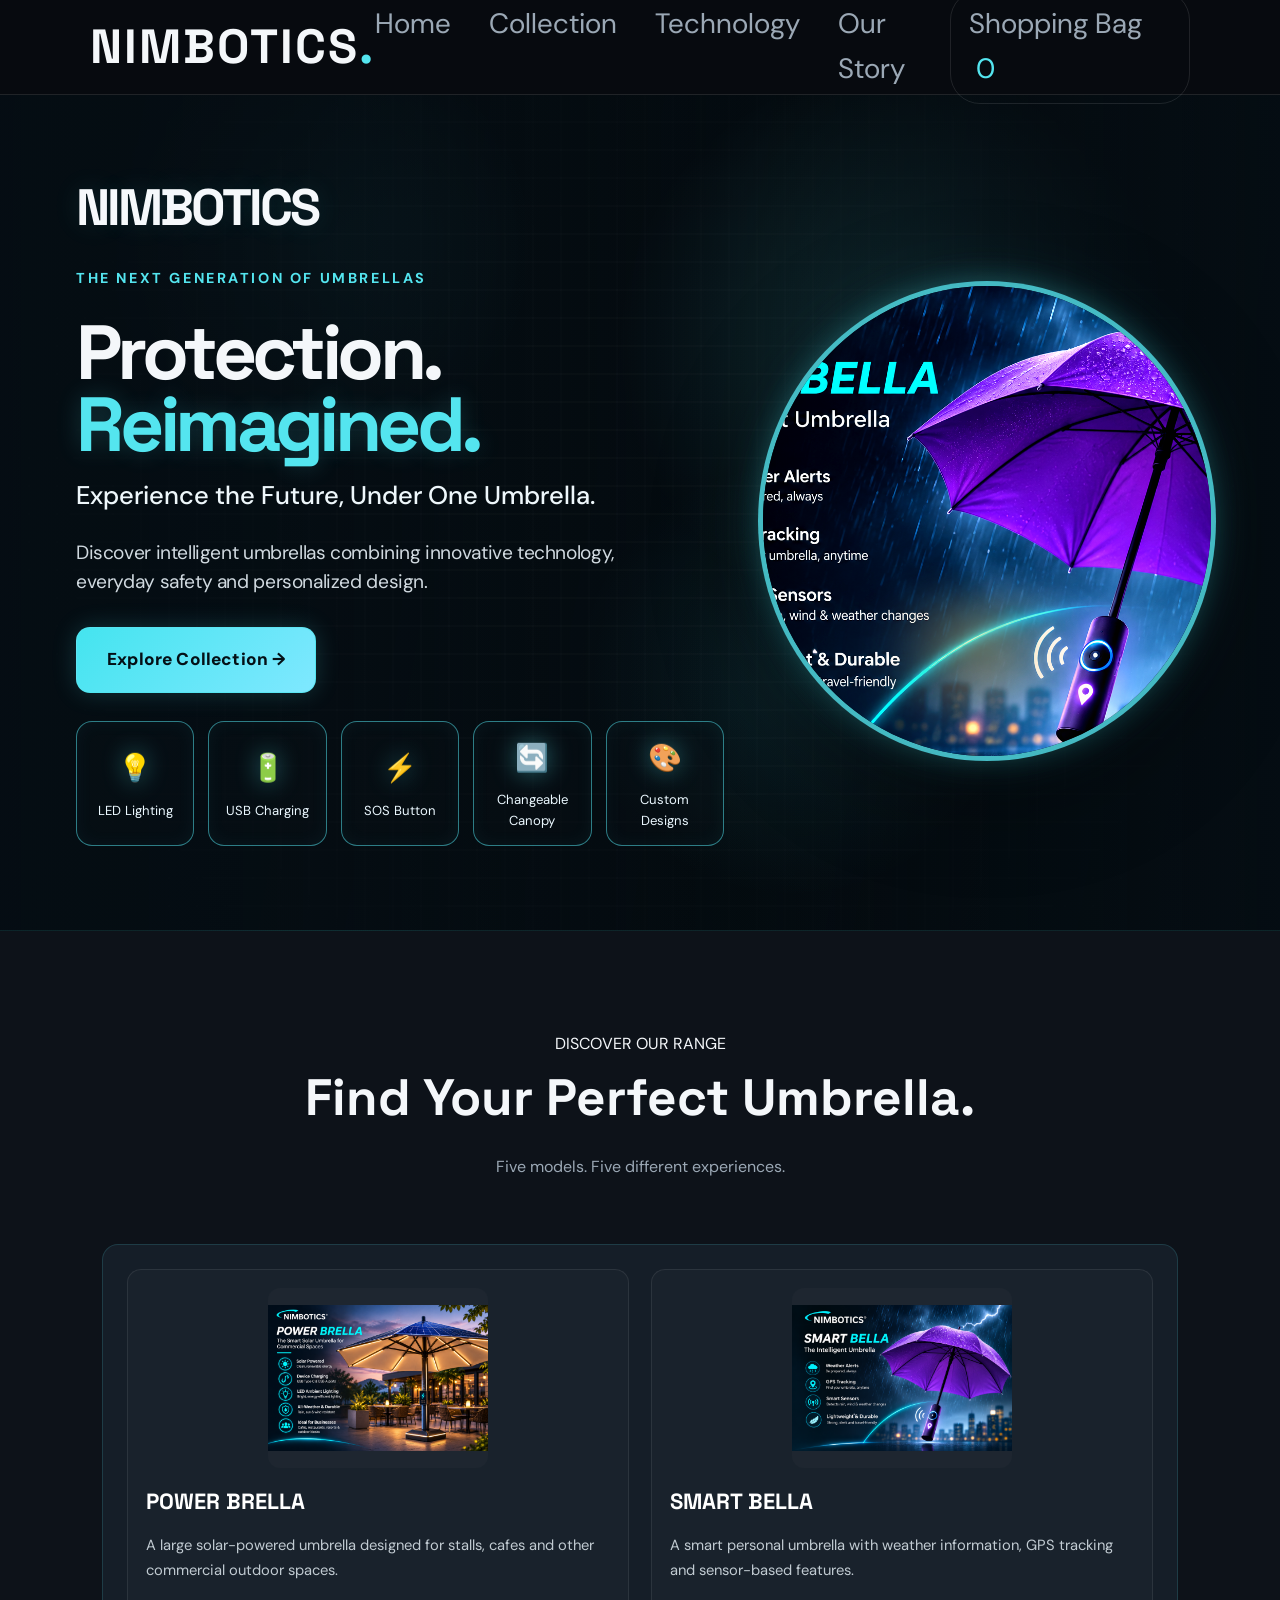
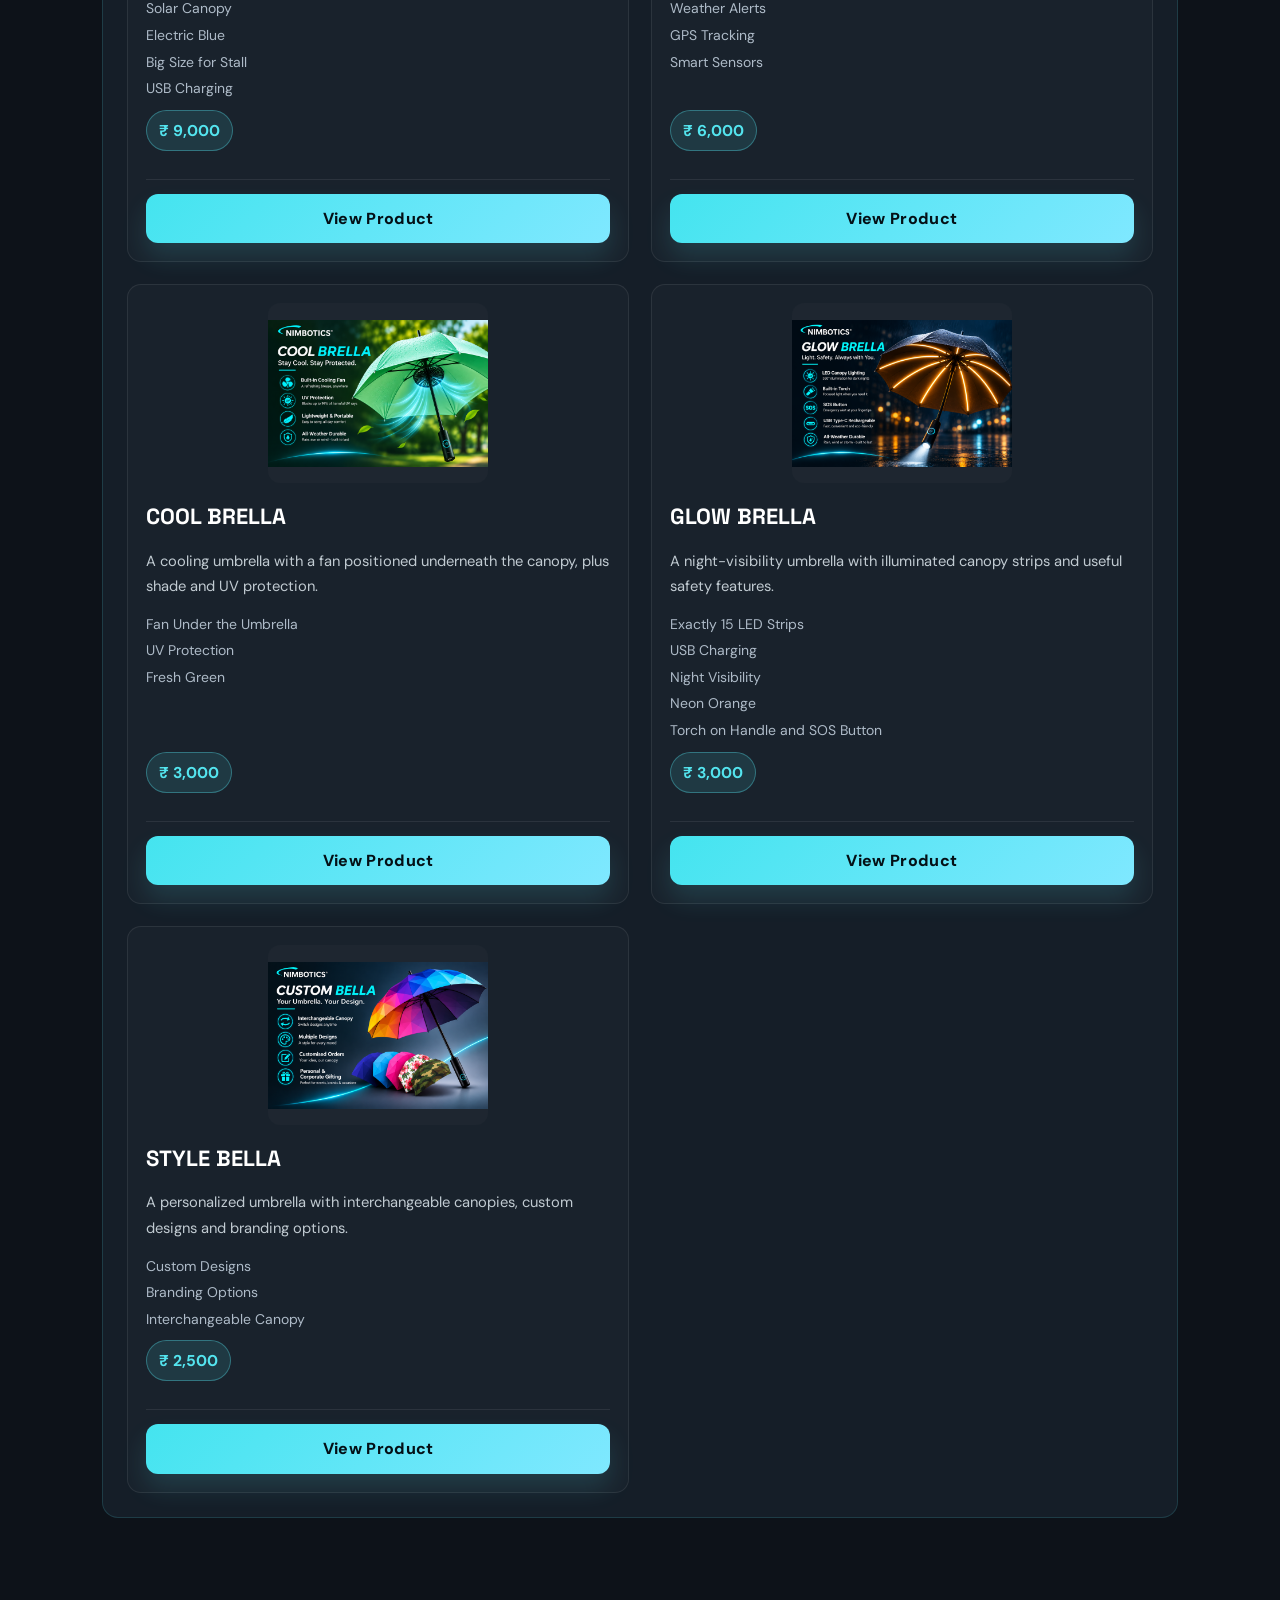
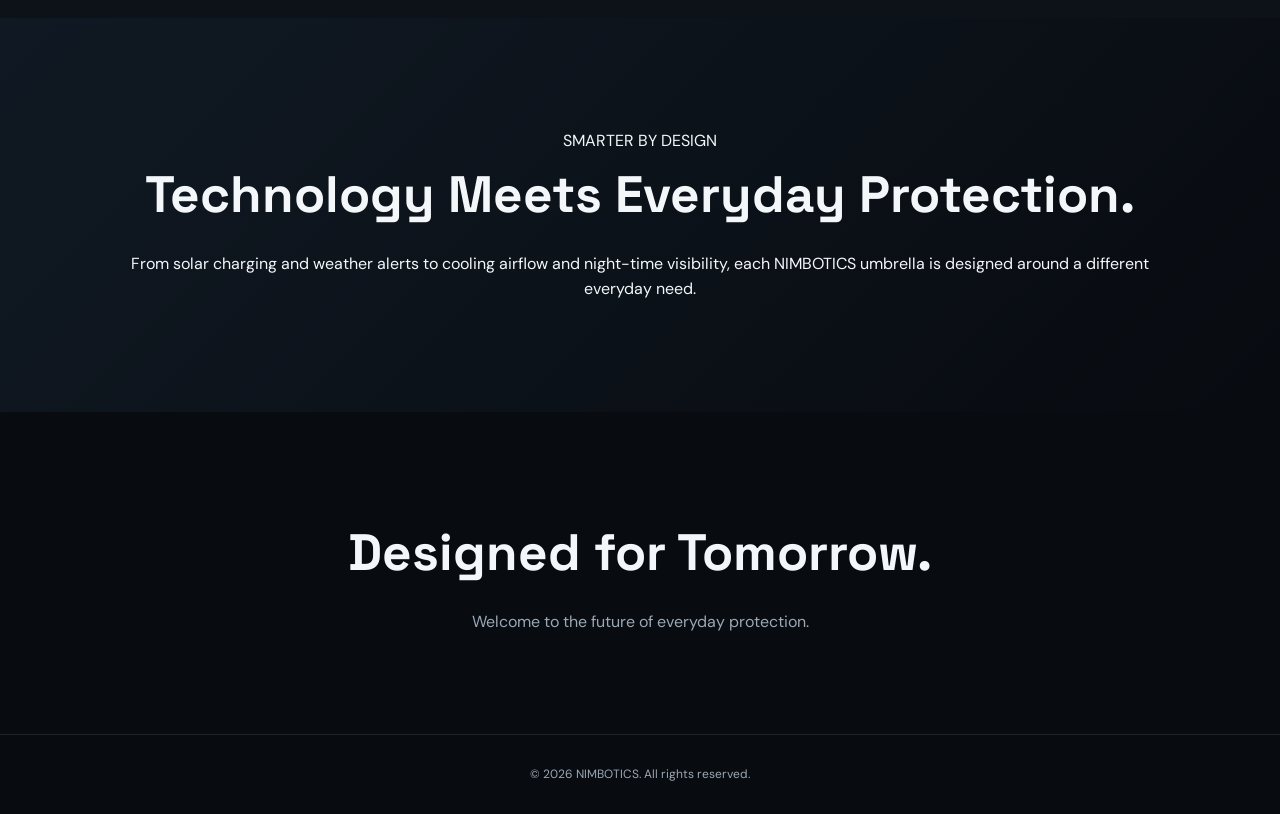
<file: index.html>
<!DOCTYPE html>
<html lang="en">
<head>
    <meta charset="UTF-8">
    <meta name="viewport" content="width=device-width, initial-scale=1.0">
    <title>NIMBOTICS | Smart Umbrellas</title>
    <meta name="description" content="Discover NIMBOTICS smart umbrellas for comfort, safety and personal style.">
    <link rel="stylesheet" href="style.css">
</head>
<body>
    <header class="navbar">
        <a href="index.html" class="logo">NIMBOTICS<span>.</span></a>

        <nav aria-label="Main navigation">
            <a href="#home">Home</a>
            <a href="#collection">Collection</a>
            <a href="#technology">Technology</a>
            <a href="#about">Our Story</a>
        </nav>

        <a href="cart.html" class="cart-link">
            Shopping Bag <span id="cart-count">0</span>
        </a>
    </header>

    <main>
        <section class="hero" id="home">
            <div class="hero-content">
                <div class="brand-mark" aria-label="NIMBOTICS brand">
                    <span class="brand-word">NIMBOTICS</span>
                </div>

                <p class="eyebrow">THE NEXT GENERATION OF UMBRELLAS</p>

                <h1>
                    Protection.<br>
                    <span>Reimagined.</span>
                </h1>

                <p class="hero-tagline">Experience the Future, Under One Umbrella.</p>

                <p class="hero-description">
                    Discover intelligent umbrellas combining innovative technology,
                    everyday safety and personalized design.
                </p>

                <div class="hero-actions">
                    <a href="#collection" class="primary-button">Explore Collection →</a>
                </div>

                <div class="feature-row">
                    <div class="feature-pill">
                        <span class="feature-icon" aria-hidden="true">💡</span>
                        <span>LED Lighting</span>
                    </div>
                    <div class="feature-pill">
                        <span class="feature-icon" aria-hidden="true">🔋</span>
                        <span>USB Charging</span>
                    </div>
                    <div class="feature-pill">
                        <span class="feature-icon" aria-hidden="true">⚡</span>
                        <span>SOS Button</span>
                    </div>
                    <div class="feature-pill">
                        <span class="feature-icon" aria-hidden="true">🔄</span>
                        <span>Changeable Canopy</span>
                    </div>
                    <div class="feature-pill">
                        <span class="feature-icon" aria-hidden="true">🎨</span>
                        <span>Custom Designs</span>
                    </div>
                </div>
            </div>

            <div class="hero-product" aria-label="Smart Bella umbrella showcase">
                <div class="product-glow"></div>
                <div class="hero-product-card">
                    <img
                        src="images/products/smart-bella.png"
                        alt="NIMBOTICS Smart Bella umbrella"
                    >
                </div>
            </div>
        </section>

        <section class="collection" id="collection">
            <p class="eyebrow">DISCOVER OUR RANGE</p>
            <h2>Find Your Perfect Umbrella.</h2>
            <p>Five models. Five different experiences.</p>

            <div class="product-lineup">
                <article class="product-option" data-product="Power Brella" data-price="9000">
                    <a class="product-visual-link"
                       href="product.html?product=Power%20Brella"
                       aria-label="View Power Brella details">
                        <img src="images/products/power-brella.png"
                             alt="Power Brella large solar canopy umbrella">
                    </a>
                    <div class="product-info">
                        <h3><a href="product.html?product=Power%20Brella">Power Brella</a></h3>
                        <p class="product-intro">
                            A large solar-powered umbrella designed for stalls, cafes
                            and other commercial outdoor spaces.
                        </p>
                        <ul>
                            <li>Solar Canopy</li>
                            <li>Electric Blue</li>
                            <li>Big Size for Stall</li>
                            <li>USB Charging</li>
                        </ul>
                    </div>
                    <div class="price-tag">₹ 9,000</div>
                    <div class="product-actions">
                        <a class="view-product-btn"
                           href="product.html?product=Power%20Brella">View Product</a>
                    </div>
                </article>

                <article class="product-option" data-product="Smart Bella" data-price="6000">
                    <a class="product-visual-link"
                       href="product.html?product=Smart%20Bella"
                       aria-label="View Smart Bella details">
                        <img src="images/products/smart-bella.png"
                             alt="Smart Bella umbrella">
                    </a>
                    <div class="product-info">
                        <h3><a href="product.html?product=Smart%20Bella">Smart Bella</a></h3>
                        <p class="product-intro">
                            A smart personal umbrella with weather information,
                            GPS tracking and sensor-based features.
                        </p>
                        <ul>
                            <li>Weather Alerts</li>
                            <li>GPS Tracking</li>
                            <li>Smart Sensors</li>
                        </ul>
                    </div>
                    <div class="price-tag">₹ 6,000</div>
                    <div class="product-actions">
                        <a class="view-product-btn"
                           href="product.html?product=Smart%20Bella">View Product</a>
                    </div>
                </article>

                <article class="product-option" data-product="Cool Brella" data-price="3000">
                    <a class="product-visual-link"
                       href="product.html?product=Cool%20Brella"
                       aria-label="View Cool Brella details">
                        <img src="images/products/cool-brella.png"
                             alt="Cool Brella umbrella">
                    </a>
                    <div class="product-info">
                        <h3><a href="product.html?product=Cool%20Brella">Cool Brella</a></h3>
                        <p class="product-intro">
                            A cooling umbrella with a fan positioned underneath the
                            canopy, plus shade and UV protection.
                        </p>
                        <ul>
                            <li>Fan Under the Umbrella</li>
                            <li>UV Protection</li>
                            <li>Fresh Green</li>
                        </ul>
                    </div>
                    <div class="price-tag">₹ 3,000</div>
                    <div class="product-actions">
                        <a class="view-product-btn"
                           href="product.html?product=Cool%20Brella">View Product</a>
                    </div>
                </article>

                <article class="product-option" data-product="Glow Brella" data-price="3000">
                    <a class="product-visual-link"
                       href="product.html?product=Glow%20Brella"
                       aria-label="View Glow Brella details">
                        <img src="images/products/glow-brella.png"
                             alt="Glow Brella illuminated umbrella">
                    </a>
                    <div class="product-info">
                        <h3><a href="product.html?product=Glow%20Brella">Glow Brella</a></h3>
                        <p class="product-intro">
                            A night-visibility umbrella with illuminated canopy strips
                            and useful safety features.
                        </p>
                        <ul>
                            <li>Exactly 15 LED Strips</li>
                            <li>USB Charging</li>
                            <li>Night Visibility</li>
                            <li>Neon Orange</li>
                            <li>Torch on Handle and SOS Button</li>
                        </ul>
                    </div>
                    <div class="price-tag">₹ 3,000</div>
                    <div class="product-actions">
                        <a class="view-product-btn"
                           href="product.html?product=Glow%20Brella">View Product</a>
                    </div>
                </article>

                <article class="product-option" data-product="Style Bella" data-price="2500">
                    <a class="product-visual-link"
                       href="product.html?product=Style%20Bella"
                       aria-label="View Style Bella details">
                        <img src="images/products/custom-bella.png"
                             alt="Style Bella customizable umbrella">
                    </a>
                    <div class="product-info">
                        <h3><a href="product.html?product=Style%20Bella">Style Bella</a></h3>
                        <p class="product-intro">
                            A personalized umbrella with interchangeable canopies,
                            custom designs and branding options.
                        </p>
                        <ul>
                            <li>Custom Designs</li>
                            <li>Branding Options</li>
                            <li>Interchangeable Canopy</li>
                        </ul>
                    </div>
                    <div class="price-tag">₹ 2,500</div>
                    <div class="product-actions">
                        <a class="view-product-btn"
                           href="product.html?product=Style%20Bella">View Product</a>
                    </div>
                </article>
            </div>
        </section>

        <section class="technology" id="technology">
            <p class="eyebrow">SMARTER BY DESIGN</p>
            <h2>Technology Meets Everyday Protection.</h2>
            <p>
                From solar charging and weather alerts to cooling airflow and
                night-time visibility, each NIMBOTICS umbrella is designed around
                a different everyday need.
            </p>
        </section>

        <section class="about" id="about">
            <h2>Designed for Tomorrow.</h2>
            <p>Welcome to the future of everyday protection.</p>
        </section>
    </main>

    <footer>
        <p>© 2026 NIMBOTICS. All rights reserved.</p>
    </footer>

    <script src="script.js"></script>
</body>
</html>
</file>
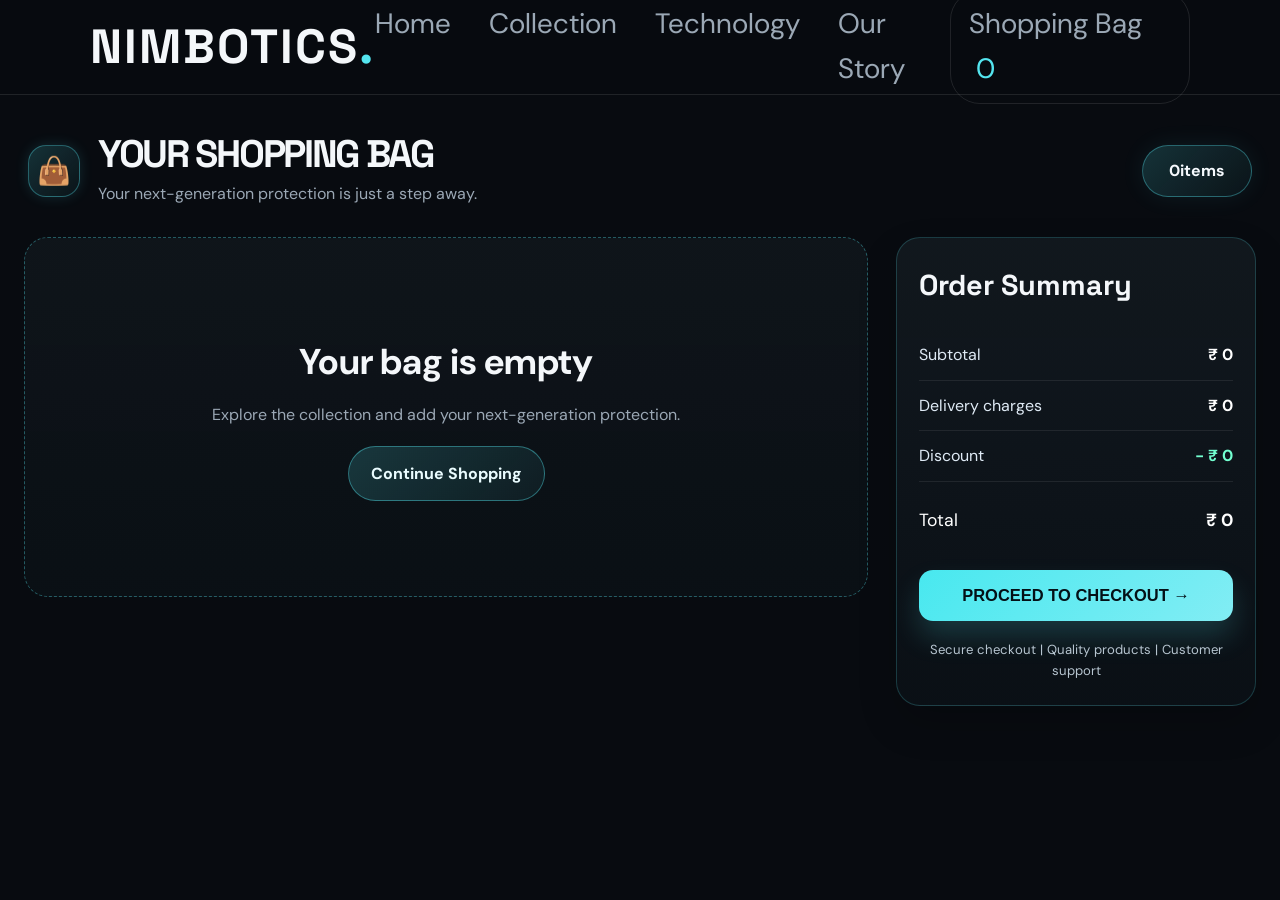
<file: cart.html>
<!DOCTYPE html>
<html lang="en">
<head>
    <meta charset="UTF-8">
    <meta name="viewport" content="width=device-width, initial-scale=1.0">
    <title>NIMBOTICS | Shopping Bag</title>
    <meta name="description" content="Your NIMBOTICS shopping bag">
    <link rel="stylesheet" href="style.css">
</head>
<body>
    <header class="navbar">
        <a href="index.html" class="logo">NIMBOTICS<span>.</span></a>

        <nav>
            <a href="index.html#home">Home</a>
            <a href="index.html#collection">Collection</a>
            <a href="index.html#technology">Technology</a>
            <a href="index.html#about">Our Story</a>
        </nav>

        <a href="cart.html" class="cart-link">
            Shopping Bag <span id="cart-count">0</span>
        </a>
    </header>

    <main class="bag-container">
        <div class="cart-header-row">
            <div class="section-heading-wrap">
                <div class="bag-title-icon" aria-hidden="true">👜</div>
                <div>
                    <h1>YOUR SHOPPING BAG</h1>
                    <p class="cart-subtitle">Your next-generation protection is just a step away.</p>
                </div>
            </div>
            <div class="item-pill">
                <span id="header-item-total">0</span> items
            </div>
        </div>

        <div class="cart-layout">
            <section id="bag-items" class="bag-items" aria-live="polite"></section>

            <aside class="order-summary">
                <h2>Order Summary</h2>

                <div class="summary-row">
                    <span>Subtotal</span>
                    <strong id="subtotal">₹ 0</strong>
                </div>

                <div class="summary-row">
                    <span>Delivery charges</span>
                    <strong id="delivery">₹ 0</strong>
                </div>

                <div class="summary-row discount-row">
                    <span>Discount</span>
                    <strong id="discount">- ₹ 0</strong>
                </div>

                <div class="summary-total">
                    <span>Total</span>
                    <strong id="total-price">₹ 0</strong>
                </div>

                <button class="checkout-btn" type="button">PROCEED TO CHECKOUT →</button>
                <p class="checkout-note">Secure checkout | Quality products | Customer support</p>
            </aside>
        </div>
    </main>

    <script src="script.js"></script>
</body>
</html>
</file>
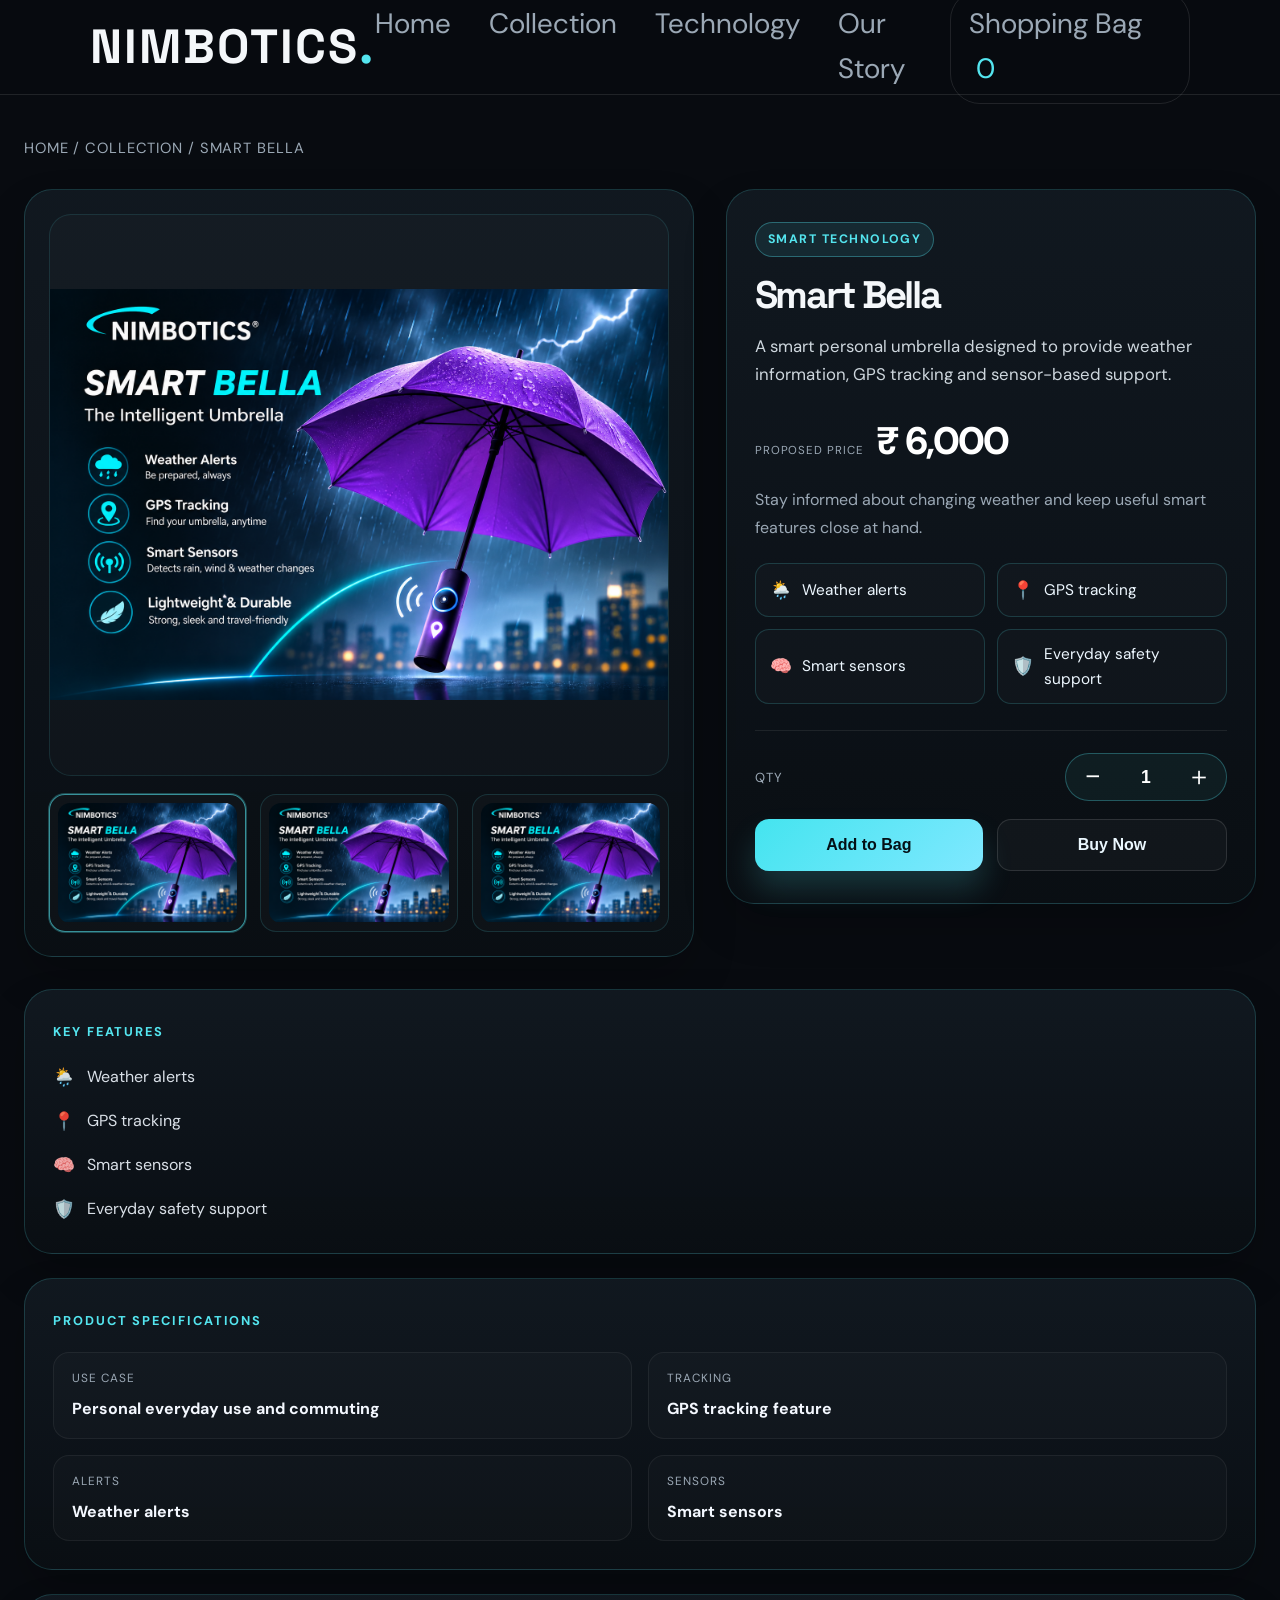
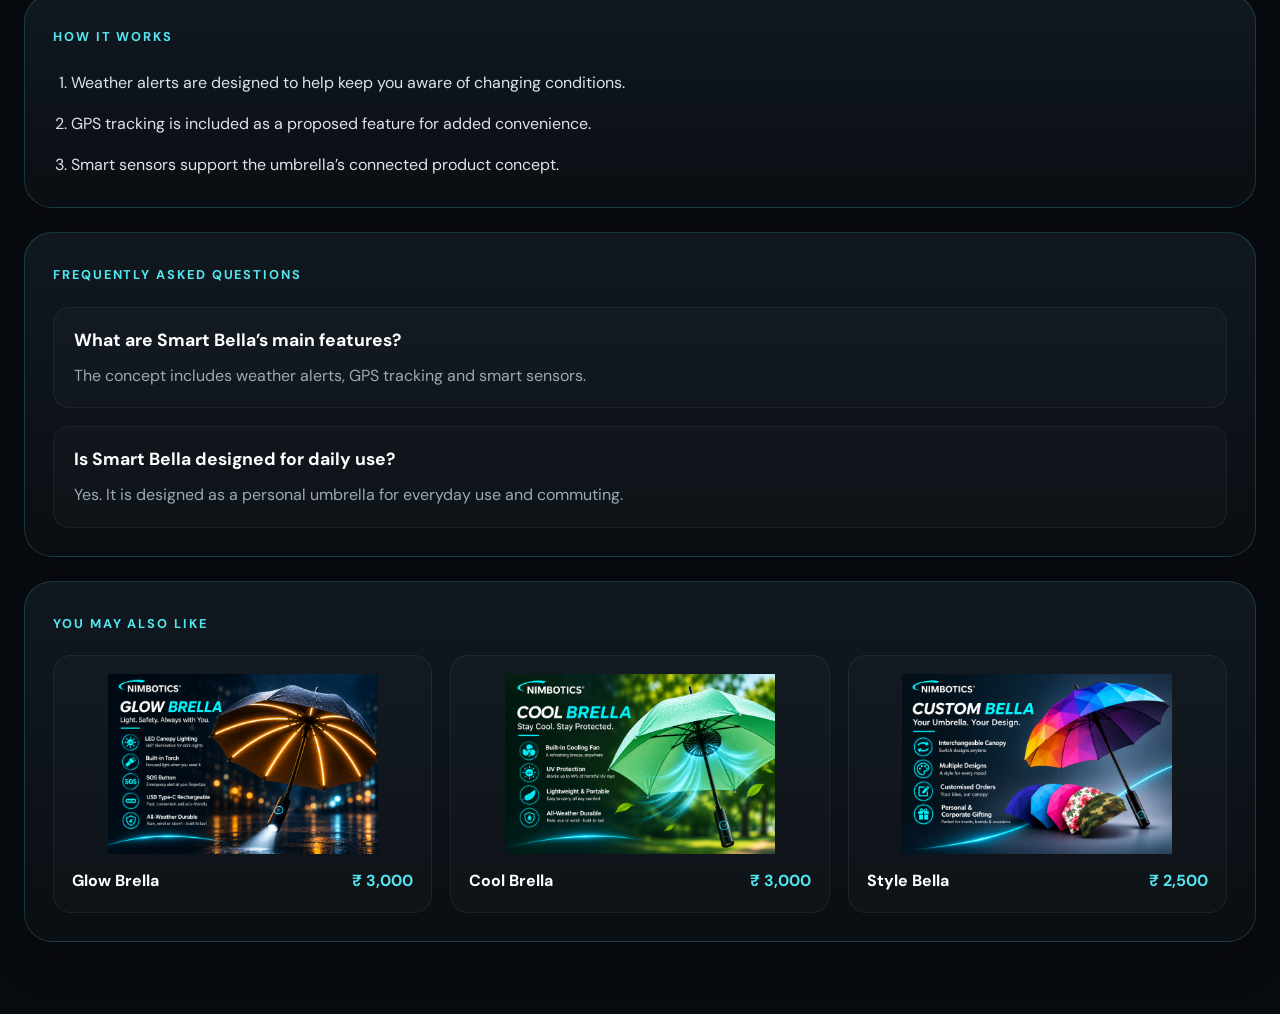
<file: product.html>
<!DOCTYPE html>
<html lang="en">
<head>
    <meta charset="UTF-8">
    <meta name="viewport" content="width=device-width, initial-scale=1.0">
    <title>NIMBOTICS | Product Details</title>
    <meta name="description" content="NIMBOTICS product details and premium smart umbrella information.">
    <link rel="stylesheet" href="style.css">
</head>
<body class="product-detail-page">
    <header class="navbar">
        <a href="index.html" class="logo">NIMBOTICS<span>.</span></a>

        <nav>
            <a href="index.html#home">Home</a>
            <a href="index.html#collection">Collection</a>
            <a href="index.html#technology">Technology</a>
            <a href="index.html#about">Our Story</a>
        </nav>

        <a href="cart.html" class="cart-link">
            Shopping Bag <span id="cart-count">0</span>
        </a>
    </header>

    <main class="product-page-shell">
        <div class="breadcrumbs">Home / Collection / <span id="current-product">Product</span></div>

        <section class="product-detail-layout" id="product-detail-root" aria-live="polite"></section>

        <section class="product-detail-sections" id="product-detail-sections" aria-live="polite"></section>
    </main>

    <script src="script.js"></script>
</body>
</html>
</file>
<file: style.css>
/* =================================
   NIMBOTICS - GLOBAL DESIGN
================================= */

@import url('https://fonts.googleapis.com/css2?family=DM+Sans:wght@400;500;600;700&family=Space+Grotesk:wght@400;500;600;700&display=swap');

:root {
    --background: #080b10;
    --surface: #111720;
    --surface-light: #19232e;
    --text: #f4f7fa;
    --muted: #9ba8b5;
    --accent: #54e5ef;
    --border: rgba(255,255,255,0.10);
}

* {
    margin: 0;
    padding: 0;
    box-sizing: border-box;
}

html {
    scroll-behavior: smooth;
}

body {
    background: var(--background);
    color: var(--text);
    font-family: 'DM Sans', sans-serif;
    line-height: 1.6;
}

a {
    color: inherit;
    text-decoration: none;
}

/* NAVIGATION */

.navbar {
    position: sticky;
    top: 0;
    z-index: 1000;
    height: 95px;
    padding: 0 7%;
    display: flex;
    align-items: center;
    justify-content: space-between;
    border-bottom: 1px solid var(--border);
    background: rgba(8,11,16,0.95);
    backdrop-filter: blur(10px);
}

.logo {
    font-family: 'Space Grotesk', sans-serif;
    font-size: 48px;
    font-weight: 700;
    letter-spacing: 2px;
}

.logo span {
    color: var(--accent);
}

.navbar nav {
    display: flex;
    gap: 38px;
}

.navbar nav a,
.cart-link {
    font-size: 28px;
    color: var(--muted);
    transition: color 0.3s;
}

.navbar nav a:hover,
.cart-link:hover {
    color: var(--accent);
}

.cart-link {
    border: 1px solid var(--border);
    padding: 11px 18px;
    border-radius: 30px;
}

#cart-count {
    color: var(--accent);
    margin-left: 7px;
}

/* HERO SECTION */

.hero {
    min-height: 760px;
    padding: 72px 5% 56px;
    display: flex;
    align-items: center;
    justify-content: space-between;
    gap: 34px;
    background:
        radial-gradient(circle at 25% 18%, rgba(67, 215, 233, 0.15), transparent 18%),
        radial-gradient(circle at 62% 70%, rgba(67, 215, 233, 0.12), transparent 22%),
        linear-gradient(100deg, rgba(2, 10, 14, 0.96), rgba(2, 10, 14, 0.7) 50%, rgba(2, 10, 14, 0.9));
    position: relative;
    overflow: hidden;
    border-bottom: 1px solid rgba(84, 229, 239, 0.12);
}

.hero::before {
    content: "";
    position: absolute;
    inset: 0;
    background:
        linear-gradient(90deg, rgba(5, 13, 19, 0.96) 0%, rgba(5, 13, 19, 0.82) 24%, rgba(5, 13, 19, 0.18) 58%, rgba(5, 13, 19, 0.88) 100%),
        radial-gradient(circle at 70% 30%, rgba(90, 232, 240, 0.18), transparent 26%);
    pointer-events: none;
}

.hero::after {
    content: "";
    position: absolute;
    inset: 0;
    background-image: linear-gradient(0deg, transparent 0%, rgba(255,255,255,0.18) 1px, transparent 2px),
        linear-gradient(90deg, transparent 0%, rgba(255,255,255,0.12) 1px, transparent 2px);
    background-size: 28px 28px;
    mask-image: radial-gradient(circle at center, black 25%, transparent 90%);
    opacity: 0.18;
    pointer-events: none;
}

.hero-content,
.hero-product {
    position: relative;
    z-index: 1;
}

.hero-content {
    max-width: 660px;
    padding-left: 12px;
}

.brand-mark {
    margin-bottom: 18px;
}

.brand-word {
    font-family: 'Space Grotesk', sans-serif;
    font-size: clamp(3rem, 4vw, 5.2rem);
    font-weight: 700;
    letter-spacing: -3px;
    color: #f5f8fb;
    text-shadow: 0 0 28px rgba(84, 229, 239, 0.12);
}

.hero-tagline {
    font-size: clamp(1.5rem, 2vw, 2.5rem);
    font-weight: 500;
    color: #eef7fb;
    margin: 8px 0 22px;
}

.hero .eyebrow {
    color: var(--accent);
    font-size: 0.9rem;
    font-weight: 700;
    letter-spacing: 0.18em;
    margin-bottom: 26px;
}

.hero h1 {
    font-family: 'Space Grotesk', sans-serif;
    font-size: clamp(4rem, 6vw, 7.5rem);
    line-height: 0.94;
    letter-spacing: -0.06em;
    margin-bottom: 16px;
    text-transform: none;
    font-weight: 700;
}

.hero h1 span {
    color: var(--accent);
    text-shadow: 0 0 24px rgba(84, 229, 239, 0.2);
}

.hero-description {
    color: rgba(231, 240, 246, 0.9);
    max-width: 620px;
    margin: 0 0 30px;
    font-size: clamp(1.16rem, 1.5vw, 1.5rem);
    line-height: 1.5;
    letter-spacing: -0.02em;
}

.hero-actions {
    margin-bottom: 28px;
}

.primary-button {
    display: inline-block;
    background: linear-gradient(135deg, #44e4ef, #7fe8ff);
    color: #041016;
    border: 1px solid rgba(84, 229, 239, 0.7);
    padding: 18px 30px;
    border-radius: 14px;
    font-weight: 800;
    font-size: 1.08rem;
    letter-spacing: 0.01em;
    transition: transform 0.2s ease, box-shadow 0.2s ease;
    box-shadow: 0 0 24px rgba(84, 229, 239, 0.18);
}

.primary-button:hover {
    transform: translateY(-2px);
    box-shadow: 0 18px 28px rgba(84, 229, 239, 0.24);
}

.feature-row {
    display: grid;
    grid-template-columns: repeat(5, minmax(110px, 1fr));
    gap: 14px;
    width: min(100%, 680px);
    margin: 0 0 28px;
}

.feature-pill {
    display: flex;
    flex-direction: column;
    align-items: center;
    justify-content: center;
    gap: 10px;
    min-height: 100px;
    padding: 14px 12px;
    border: 1px solid rgba(84, 229, 239, 0.52);
    border-radius: 16px;
    background: rgba(11, 19, 25, 0.3);
    color: #ebf8ff;
    font-size: 0.82rem;
    text-align: center;
    box-shadow: inset 0 0 18px rgba(84, 229, 239, 0.05);
}

.feature-icon {
    font-size: 1.7rem;
    filter: drop-shadow(0 0 12px rgba(84, 229, 239, 0.4));
}

.hero-qr {
    display: flex;
    align-items: center;
    gap: 20px;
    width: min(100%, 540px);
    padding: 14px 18px 14px 12px;
    background: rgba(10, 19, 25, 0.5);
    border: 1px solid rgba(84, 229, 239, 0.22);
    border-radius: 18px;
    backdrop-filter: blur(8px);
}

.qr-scan-frame {
    position: relative;
    width: 118px;
    height: 118px;
    padding: 10px;
    border-radius: 18px;
    background: rgba(255,255,255,0.96);
    box-shadow: 0 0 26px rgba(84, 229, 239, 0.2);
    animation: qrPulse 2.8s ease-in-out infinite;
}

.qr-scan-frame::before {
    content: "";
    position: absolute;
    inset: 10px;
    border-radius: 12px;
    border: 1px solid rgba(15, 25, 31, 0.18);
}

#qr-code {
    display: block;
    width: 100%;
    height: 100%;
    border-radius: 12px;
}

.qr-copy {
    display: flex;
    flex-direction: column;
    gap: 6px;
    color: #edf6ff;
}

.qr-label {
    font-size: 0.9rem;
    font-weight: 800;
    letter-spacing: 0.06em;
    text-transform: uppercase;
}

.qr-copy small {
    color: rgba(214, 225, 232, 0.8);
    font-size: 0.8rem;
    line-height: 1.4;
}

.hero-product {
    width: min(480px, 38vw);
    min-width: 300px;
    height: 480px;
    display: flex;
    align-items: center;
    justify-content: center;
    position: relative;
    filter: drop-shadow(0 28px 50px rgba(0, 0, 0, 0.35));
}

.hero-product::before {
    content: "";
    position: absolute;
    inset: 4% 5% 5% 5%;
    border-radius: 50%;
    border: 5px solid rgba(84, 229, 239, 0.9);
    box-shadow: 0 0 38px rgba(84, 229, 239, 0.55), 0 0 70px rgba(84, 229, 239, 0.18), inset 0 0 32px rgba(84, 229, 239, 0.15);
    background: radial-gradient(circle at 50% 35%, rgba(84,229,239,0.12), rgba(7,15,18,0.2) 62%, rgba(7,15,18,0.52));
}

.hero-product-card {
    position: relative;
    width: 100%;
    height: 100%;
    display: flex;
    justify-content: center;
    align-items: center;
    overflow: hidden;
    border-radius: 50%;
    background:
        radial-gradient(circle at 50% 35%, rgba(16,36,40,0.8), rgba(5,12,17,0.92) 70%),
        linear-gradient(180deg, rgba(20, 38, 45, 0.9), rgba(5, 12, 17, 1));
    border: 5px solid rgba(84, 229, 239, 0.8);
    box-shadow: inset 0 0 70px rgba(84, 229, 239, 0.08), 0 0 40px rgba(84, 229, 239, 0.12);
}

.hero-product-card::after {
    content: "";
    position: absolute;
    inset: auto 9% 8% 9%;
    height: 26%;
    border-radius: 50%;
    background: radial-gradient(circle, rgba(255, 184, 77, 0.46), rgba(255, 184, 77, 0.02) 50%, transparent 72%);
    filter: blur(18px);
    pointer-events: none;
}

.hero-product-card img {
    width: 128%;
    max-width: 860px;
    height: 100%;
    object-fit: cover;
    transform: scale(1.12);
    filter: saturate(1.15) brightness(0.98) contrast(1.12) drop-shadow(0 0 34px rgba(84, 229, 239, 0.22));
}

@keyframes qrPulse {
    0%, 100% {
        box-shadow: 0 0 0 1px rgba(84, 229, 239, 0.28), 0 0 24px rgba(84, 229, 239, 0.14);
        transform: scale(1);
    }
    50% {
        box-shadow: 0 0 0 1px rgba(84, 229, 239, 0.36), 0 0 36px rgba(84, 229, 239, 0.26);
        transform: scale(1.02);
    }
}

/* PRODUCT COLLECTION */

.collection {
    padding: 100px 8%;
    text-align: center;
    background: #0d1219;
}

.collection h2,
.technology h2,
.about h2 {
    font-family: 'Space Grotesk', sans-serif;
    font-size: clamp(40px, 4vw, 58px);
    margin-bottom: 15px;
}

.collection > p:not(.eyebrow) {
    color: var(--muted);
}

/* TECHNOLOGY */

.technology {
    padding: 110px 8%;
    text-align: center;
    background:
        linear-gradient(135deg, #101923, #080b10);
}

/* ABOUT */

.about {
    padding: 100px 8%;
    text-align: center;
}

.about p {
    color: var(--muted);
}

/* FOOTER */

footer {
    padding: 30px 8%;
    border-top: 1px solid var(--border);
    text-align: center;
    color: var(--muted);
    font-size: 12px;
}

/* MOBILE RESPONSIVENESS */

@media (max-width: 850px) {

    .navbar {
        padding: 20px 5%;
        height: auto;
        flex-wrap: wrap;
        gap: 20px;
    }

    .navbar nav {
        order: 3;
        width: 100%;
        justify-content: center;
        gap: 20px;
        flex-wrap: wrap;
    }

    .hero {
        flex-direction: column;
        text-align: center;
        padding: 80px 6%;
    }

    .hero-content {
        padding-left: 0;
    }

    .hero-description {
        margin-left: auto;
        margin-right: auto;
    }

    .hero-qr {
        margin: 0 auto;
    }

    .feature-row {
        width: 100%;
        grid-template-columns: repeat(2, minmax(120px, 1fr));
    }

    .hero-product {
        width: min(520px, 85vw);
        height: 480px;
        min-width: 260px;
    }

    .umbrella-placeholder {
        width: 170px;
        height: 170px;
    }
}

@media (max-width: 480px) {
    .logo {
        font-size: 2.1rem;
    }

    .navbar nav {
        gap: 13px;
    }

    .navbar nav a {
        font-size: 1.05rem;
    }

    .cart-link {
        font-size: 1.05rem;
        padding: 8px 12px;
    }

    .hero h1 {
        font-size: 3.2rem;
        letter-spacing: -2px;
    }

    .feature-row {
        grid-template-columns: 1fr 1fr;
    }

    .hero-qr {
        flex-direction: column;
        text-align: center;
        justify-content: center;
    }
}

/* =================================
   NIMBOTICS PRODUCT LINEUP
================================= */

.product-lineup {
    display: grid;
    grid-template-columns: repeat(2, minmax(240px, 1fr));
    gap: 22px;
    text-align: left;
    margin-top: 65px;
    padding: 24px;
    background: #151e28;
    border: 1px solid rgba(84, 229, 239, 0.15);
    border-radius: 16px;
}

.product-option {
    display: flex;
    flex-direction: column;
    justify-content: space-between;
    padding: 18px;
    border: 1px solid rgba(255,255,255,0.08);
    border-radius: 14px;
    background: rgba(255,255,255,0.02);
}

.product-option img {
    display: block;
    width: 100%;
    max-width: 220px;
    height: 180px;
    object-fit: contain;
    margin: 0 auto 16px;
    border-radius: 12px;
    background: rgba(255,255,255,0.02);
}

.product-info {
    flex: 1;
}

.product-option h3 {
    font-family: 'Space Grotesk', sans-serif;
    font-size: 22px;
    color: #ffffff;
    margin-bottom: 14px;
    text-transform: uppercase;
}

.product-intro {
    color: rgba(231, 240, 246, 0.82);
    font-size: 0.92rem;
    line-height: 1.7;
    margin-bottom: 12px;
}

.product-option ul {
    list-style: none;
}

.product-option li {
    color: #aebbc8;
    font-size: 14px;
    line-height: 1.9;
    transition: color 0.3s;
}

.product-option li:hover {
    color: #54e5ef;
}

.price-tag {
    display: inline-block;
    align-self: flex-start;
    margin: 8px 0 12px;
    padding: 7px 12px;
    border-radius: 999px;
    background: rgba(84, 229, 239, 0.12);
    color: #54e5ef;
    font-weight: 700;
    font-size: 0.98rem;
    border: 1px solid rgba(84, 229, 239, 0.35);
}

.product-actions {
    display: flex;
    align-items: center;
    justify-content: center;
    margin-top: 16px;
    padding-top: 14px;
    border-top: 1px solid rgba(255,255,255,0.08);
}

.view-product-btn {
    display: inline-flex;
    align-items: center;
    justify-content: center;
    width: 100%;
    padding: 12px 16px;
    border-radius: 12px;
    background: linear-gradient(135deg, #44e4ef, #7fe8ff);
    color: #041016;
    font-weight: 800;
    letter-spacing: 0.02em;
    transition: transform 0.2s ease, box-shadow 0.2s ease;
    box-shadow: 0 14px 26px rgba(84, 229, 239, 0.14);
}

.view-product-btn:hover {
    transform: translateY(-2px);
    box-shadow: 0 18px 24px rgba(84, 229, 239, 0.18);
}

.qty-btn {
    width: 42px;
    height: 42px;
    border-radius: 50%;
    border: 2px solid #54e5ef;
    background: transparent;
    color: #54e5ef;
    font-size: 26px;
    line-height: 1;
    cursor: pointer;
    transition: transform 0.2s ease, background 0.2s ease, color 0.2s ease;
}

.qty-btn:hover {
    background: rgba(84, 229, 239, 0.12);
    transform: translateY(-1px);
}

.qty-value {
    min-width: 24px;
    text-align: center;
    font-size: 1.55rem;
    font-weight: 700;
    color: #ffffff;
}

.bag-container {
    max-width: 1280px;
    margin: 32px auto 56px;
    padding: 0 24px 20px;
}

.cart-header-row {
    display: flex;
    align-items: center;
    justify-content: space-between;
    gap: 20px;
    margin-bottom: 22px;
    padding: 8px 4px;
}

.section-heading-wrap {
    display: flex;
    align-items: center;
    gap: 18px;
}

.bag-title-icon {
    width: 52px;
    height: 52px;
    display: flex;
    align-items: center;
    justify-content: center;
    border-radius: 18px;
    background: linear-gradient(135deg, rgba(84, 229, 239, 0.18), rgba(84, 229, 239, 0.04));
    border: 1px solid rgba(84, 229, 239, 0.35);
    font-size: 1.7rem;
    box-shadow: 0 0 14px rgba(84, 229, 239, 0.14);
}

.bag-container h1 {
    margin: 0;
    font-size: clamp(2.2rem, 3vw, 4rem);
    line-height: 1;
    letter-spacing: -0.06em;
    font-family: 'Space Grotesk', sans-serif;
}

.cart-subtitle {
    margin-top: 8px;
    color: var(--muted);
    font-size: 1rem;
}

.item-pill {
    display: inline-flex;
    align-items: center;
    justify-content: center;
    min-width: 110px;
    padding: 12px 18px;
    border-radius: 999px;
    background: linear-gradient(135deg, rgba(84, 229, 239, 0.18), rgba(84, 229, 239, 0.04));
    border: 1px solid rgba(84, 229, 239, 0.35);
    color: #f5f9fd;
    font-weight: 700;
    box-shadow: 0 0 24px rgba(84, 229, 239, 0.08);
}

.cart-layout {
    display: grid;
    grid-template-columns: minmax(0, 1.8fr) 360px;
    gap: 28px;
    align-items: start;
}

.bag-items {
    display: grid;
    gap: 18px;
}

.bag-item {
    display: grid;
    grid-template-columns: 160px minmax(0, 1fr);
    gap: 20px;
    align-items: center;
    padding: 18px;
    border: 1px solid rgba(84, 229, 239, 0.18);
    background: linear-gradient(180deg, rgba(18, 25, 31, 0.9), rgba(11, 17, 22, 0.9));
    border-radius: 22px;
    box-shadow: 0 16px 38px rgba(0, 0, 0, 0.18), inset 0 0 0 1px rgba(84, 229, 239, 0.08);
    transition: transform 0.2s ease, border-color 0.2s ease;
}

.bag-item:hover {
    transform: translateY(-2px);
    border-color: rgba(84, 229, 239, 0.36);
}

.bag-item-image {
    width: 100%;
    height: 150px;
    object-fit: contain;
    border-radius: 18px;
    background: rgba(255,255,255,0.02);
    border: 1px solid rgba(84, 229, 239, 0.08);
}

.bag-item-copy {
    min-width: 0;
}

.bag-item-header {
    display: flex;
    align-items: flex-start;
    justify-content: space-between;
    gap: 16px;
    margin-bottom: 8px;
}

.bag-item-name {
    font-weight: 700;
    font-size: 1.28rem;
    color: #f8fbff;
}

.remove-item {
    border: 1px solid rgba(255,255,255,0.12);
    background: transparent;
    color: #c8d4df;
    padding: 7px 12px;
    border-radius: 999px;
    font-size: 0.78rem;
    cursor: pointer;
    transition: background 0.2s ease, border-color 0.2s ease, color 0.2s ease;
}

.remove-item:hover {
    background: rgba(84, 229, 239, 0.08);
    border-color: rgba(84, 229, 239, 0.4);
    color: #eafcff;
}

.bag-item-meta {
    color: var(--muted);
    font-size: 0.92rem;
    line-height: 1.6;
    margin-bottom: 12px;
}

.bag-item-footer {
    display: flex;
    align-items: center;
    justify-content: space-between;
    gap: 16px;
    flex-wrap: wrap;
}

.qty-control {
    display: inline-flex;
    align-items: center;
    gap: 12px;
    padding: 7px 10px;
    border-radius: 999px;
    border: 1px solid rgba(84, 229, 239, 0.25);
    background: rgba(84, 229, 239, 0.06);
}

.qty-control .qty-btn {
    width: 28px;
    height: 28px;
    font-size: 20px;
    border-width: 1px;
}

.qty-control .qty-value {
    min-width: 20px;
    font-size: 1.15rem;
}

.unit-price {
    font-size: 1.3rem;
    font-weight: 800;
    color: #fff;
}

.order-summary {
    position: sticky;
    top: 110px;
    padding: 24px 22px;
    border-radius: 24px;
    background: linear-gradient(180deg, rgba(18,25,31,0.95), rgba(11,17,22,0.92));
    border: 1px solid rgba(84, 229, 239, 0.2);
    box-shadow: 0 18px 38px rgba(0,0,0,0.18);
}

.order-summary h2 {
    margin: 0 0 22px;
    font-size: 1.8rem;
    font-family: 'Space Grotesk', sans-serif;
}

.summary-row,
.summary-total {
    display: flex;
    align-items: center;
    justify-content: space-between;
    gap: 16px;
    padding: 12px 0;
    color: #dfeaf5;
    border-bottom: 1px solid rgba(255,255,255,0.08);
}

.summary-row strong,
.summary-total strong {
    color: #fff;
}

.discount-row strong {
    color: #73ffd0;
}

.summary-total {
    font-size: 1.1rem;
    padding-top: 18px;
    margin-top: 6px;
    border-bottom: none;
    color: #fff;
}

.checkout-btn {
    width: 100%;
    margin-top: 24px;
    padding: 16px 18px;
    border: none;
    border-radius: 14px;
    background: linear-gradient(135deg, #48e8ef, #82edf4);
    color: #041016;
    font-weight: 800;
    font-size: 1.03rem;
    cursor: pointer;
    transition: transform 0.2s ease, box-shadow 0.2s ease;
    box-shadow: 0 16px 28px rgba(84, 229, 239, 0.18);
}

.checkout-btn:hover {
    transform: translateY(-2px);
    box-shadow: 0 20px 32px rgba(84, 229, 239, 0.24);
}

.checkout-note {
    margin-top: 18px;
    text-align: center;
    color: #b7c5d0;
    font-size: 0.82rem;
    line-height: 1.6;
}

.empty-cart {
    display: flex;
    flex-direction: column;
    align-items: center;
    justify-content: center;
    padding: 54px 24px;
    border-radius: 24px;
    border: 1px dashed rgba(84, 229, 239, 0.35);
    background: linear-gradient(180deg, rgba(18,25,31,0.7), rgba(11,17,22,0.8));
    text-align: center;
    min-height: 360px;
}

.empty-cart h3 {
    font-size: clamp(2rem, 2.8vw, 3rem);
    margin-bottom: 12px;
}

.empty-cart p {
    color: var(--muted);
    margin-bottom: 18px;
}

.continue-shopping {
    display: inline-flex;
    align-items: center;
    justify-content: center;
    padding: 14px 22px;
    border-radius: 999px;
    background: linear-gradient(135deg, rgba(84, 229, 239, 0.18), rgba(84, 229, 239, 0.06));
    border: 1px solid rgba(84, 229, 239, 0.4);
    color: #eafcff;
    text-decoration: none;
    font-weight: 700;
}

@media (max-width: 980px) {
    .cart-layout {
        grid-template-columns: 1fr;
    }

    .order-summary {
        position: static;
    }
}

@media (max-width: 560px) {
    .bag-container {
        padding: 0 16px 24px;
    }

    .cart-header-row {
        flex-direction: column;
        align-items: flex-start;
    }

    .section-heading-wrap {
        align-items: flex-start;
    }

    .bag-item {
        grid-template-columns: 1fr;
    }

    .bag-item-image {
        height: 200px;
    }

    .bag-item-header,
    .bag-item-footer {
        flex-direction: column;
        align-items: flex-start;
    }
}

.product-visual-link,
.product-info h3 a {
    color: inherit;
    text-decoration: none;
}

.product-visual-link {
    display: block;
    transition: transform 0.2s ease;
}

.product-visual-link:hover,
.product-info h3 a:hover {
    color: var(--accent);
}

.product-visual-link:hover {
    transform: translateY(-2px);
}

.product-detail-page {
    background: #080b10;
}

.product-page-shell {
    max-width: 1280px;
    margin: 42px auto 72px;
    padding: 0 24px;
}

.breadcrumbs {
    margin-bottom: 28px;
    color: var(--muted);
    font-size: 0.92rem;
    letter-spacing: 0.06em;
    text-transform: uppercase;
}

.product-detail-layout {
    display: grid;
    grid-template-columns: minmax(0, 1.2fr) minmax(0, 0.95fr);
    gap: 32px;
    align-items: start;
}

.product-visual-panel,
.product-summary-panel,
.detail-section-card {
    background: linear-gradient(180deg, rgba(18,26,33,0.92), rgba(10,15,20,0.95));
    border: 1px solid rgba(84, 229, 239, 0.18);
    border-radius: 28px;
    box-shadow: 0 22px 44px rgba(0,0,0,0.2);
}

.product-visual-panel {
    padding: 24px;
}

.product-main-image-wrap {
    overflow: hidden;
    border-radius: 22px;
    border: 1px solid rgba(84, 229, 239, 0.12);
    background: rgba(255,255,255,0.02);
    display: flex;
    align-items: center;
    justify-content: center;
    min-height: 560px;
}

.product-main-image-wrap img {
    width: 100%;
    height: 100%;
    min-height: 560px;
    object-fit: contain;
    transition: transform 0.35s ease;
}

.product-main-image-wrap:hover img {
    transform: scale(1.04);
}

.product-thumb-row {
    display: grid;
    grid-template-columns: repeat(3, 1fr);
    gap: 14px;
    margin-top: 18px;
}

.product-thumb {
    border: 1px solid rgba(84, 229, 239, 0.15);
    background: rgba(255,255,255,0.02);
    border-radius: 16px;
    padding: 8px;
    cursor: pointer;
    transition: border-color 0.2s ease, transform 0.2s ease;
}

.product-thumb.is-active {
    border-color: rgba(84, 229, 239, 0.6);
    box-shadow: 0 0 0 1px rgba(84, 229, 239, 0.28);
}

.product-thumb:hover {
    transform: translateY(-2px);
}

.product-thumb img {
    display: block;
    width: 100%;
    height: 120px;
    object-fit: contain;
    border-radius: 12px;
}

.product-summary-panel {
    padding: 32px 28px;
}

.detail-category {
    display: inline-flex;
    align-items: center;
    padding: 7px 12px;
    border-radius: 999px;
    background: rgba(84, 229, 239, 0.09);
    border: 1px solid rgba(84, 229, 239, 0.34);
    color: var(--accent);
    font-size: 0.77rem;
    letter-spacing: 0.12em;
    text-transform: uppercase;
    font-weight: 700;
}

.product-summary-panel h1 {
    margin-top: 18px;
    font-size: clamp(2.2rem, 3vw, 3.2rem);
    line-height: 1.06;
    letter-spacing: -0.06em;
    font-family: 'Space Grotesk', sans-serif;
}

.detail-description {
    margin-top: 16px;
    color: rgba(227,236,243,0.9);
    font-size: 1.05rem;
    line-height: 1.7;
}

.detail-price-row {
    display: flex;
    align-items: baseline;
    gap: 12px;
    margin-top: 22px;
}

.detail-price-label {
    color: var(--muted);
    letter-spacing: 0.08em;
    text-transform: uppercase;
    font-size: 0.72rem;
}

.detail-price {
    font-size: clamp(2.1rem, 3vw, 3rem);
    font-weight: 800;
    color: #fff;
    letter-spacing: -0.04em;
}

.detail-subtext {
    margin-top: 14px;
    color: var(--muted);
    line-height: 1.7;
}

.detail-feature-badges {
    list-style: none;
    display: grid;
    grid-template-columns: repeat(2, minmax(0, 1fr));
    gap: 12px;
    margin-top: 22px;
}

.detail-feature-badges li {
    display: flex;
    align-items: center;
    gap: 10px;
    padding: 12px 14px;
    border-radius: 14px;
    background: rgba(255,255,255,0.02);
    border: 1px solid rgba(84, 229, 239, 0.18);
    color: #edf7ff;
    font-size: 0.96rem;
}

.detail-feature-badges li span {
    font-size: 1.1rem;
}

.purchase-box {
    margin-top: 26px;
    padding-top: 22px;
    border-top: 1px solid rgba(255,255,255,0.08);
}

.quantity-selector {
    display: flex;
    align-items: center;
    justify-content: space-between;
    gap: 20px;
    margin-bottom: 18px;
}

.quantity-selector label {
    color: var(--muted);
    font-size: 0.82rem;
    letter-spacing: 0.08em;
    text-transform: uppercase;
}

.qty-stepper {
    display: inline-flex;
    align-items: center;
    gap: 12px;
    padding: 8px 12px;
    border-radius: 999px;
    border: 1px solid rgba(84, 229, 239, 0.3);
    background: rgba(84, 229, 239, 0.06);
}

.stepper-btn {
    width: 30px;
    height: 30px;
    border: none;
    background: transparent;
    color: #fff;
    cursor: pointer;
    font-size: 1.6rem;
    line-height: 1;
}

#product-qty {
    width: 52px;
    border: none;
    background: transparent;
    color: #fff;
    font-size: 1.1rem;
    text-align: center;
    font-weight: 700;
    appearance: textfield;
}

#product-qty::-webkit-inner-spin-button,
#product-qty::-webkit-outer-spin-button {
    -webkit-appearance: none;
    margin: 0;
}

.purchase-actions {
    display: flex;
    gap: 14px;
    flex-wrap: wrap;
}

.detail-add-to-bag,
.detail-buy-now {
    flex: 1;
    min-width: 180px;
    border: none;
    border-radius: 14px;
    padding: 16px 18px;
    font-weight: 800;
    font-size: 1rem;
    cursor: pointer;
    transition: transform 0.2s ease, box-shadow 0.2s ease;
}

.detail-add-to-bag {
    background: linear-gradient(135deg, #44e4ef, #7fe8ff);
    color: #041016;
    box-shadow: 0 18px 30px rgba(84, 229, 239, 0.18);
}

.detail-buy-now {
    background: rgba(255,255,255,0.03);
    color: #ebf8ff;
    border: 1px solid rgba(255,255,255,0.12);
}

.detail-add-to-bag:hover,
.detail-buy-now:hover {
    transform: translateY(-2px);
}

.customization-panel {
    display: grid;
    gap: 10px;
    margin-top: 22px;
    padding-top: 20px;
    border-top: 1px solid rgba(255,255,255,0.08);
}

.customization-panel label {
    font-size: 0.82rem;
    letter-spacing: 0.08em;
    text-transform: uppercase;
    color: var(--muted);
}

.design-select,
.customization-panel textarea {
    width: 100%;
    border-radius: 12px;
    border: 1px solid rgba(84, 229, 239, 0.16);
    background: rgba(255,255,255,0.02);
    color: var(--text);
    padding: 12px 14px;
    font: inherit;
}

.customization-panel textarea {
    min-height: 110px;
    resize: vertical;
}

.product-detail-sections {
    display: grid;
    gap: 24px;
    margin-top: 32px;
}

.detail-section-card {
    padding: 28px;
}

.detail-section-heading {
    margin-bottom: 20px;
}

.detail-section-heading span {
    font-size: 0.8rem;
    letter-spacing: 0.15em;
    text-transform: uppercase;
    color: var(--accent);
    font-weight: 700;
}

.detail-points {
    list-style: none;
    display: grid;
    gap: 14px;
}

.detail-points li {
    display: flex;
    align-items: flex-start;
    gap: 12px;
    color: rgba(231,237,244,0.94);
    line-height: 1.7;
}

.detail-points li span {
    font-size: 1.1rem;
}

.spec-grid {
    display: grid;
    grid-template-columns: repeat(2, minmax(0, 1fr));
    gap: 16px;
}

.spec-item {
    padding: 16px 18px;
    border-radius: 16px;
    background: rgba(255,255,255,0.02);
    border: 1px solid rgba(255,255,255,0.06);
}

.spec-item span {
    display: block;
    color: var(--muted);
    font-size: 0.74rem;
    letter-spacing: 0.08em;
    text-transform: uppercase;
    margin-bottom: 8px;
}

.spec-item strong {
    font-size: 1rem;
    color: #f4f8ff;
    line-height: 1.6;
}

.process-list {
    padding-left: 18px;
    display: grid;
    gap: 12px;
    color: rgba(232,238,244,0.95);
    line-height: 1.8;
}

.faq-list {
    display: grid;
    gap: 18px;
}

.faq-item {
    padding: 18px 20px;
    border-radius: 16px;
    border: 1px solid rgba(255,255,255,0.06);
    background: rgba(255,255,255,0.02);
}

.faq-item h4 {
    margin-bottom: 8px;
    font-size: 1.1rem;
    color: #fff;
}

.faq-item p {
    color: var(--muted);
    line-height: 1.7;
}

.related-grid {
    display: grid;
    grid-template-columns: repeat(3, minmax(0, 1fr));
    gap: 18px;
}

.related-card {
    display: flex;
    flex-direction: column;
    padding: 18px;
    border-radius: 18px;
    background: rgba(255,255,255,0.02);
    border: 1px solid rgba(255,255,255,0.06);
    color: #fff;
    text-decoration: none;
    transition: transform 0.2s ease, border-color 0.2s ease;
}

.related-card:hover {
    transform: translateY(-3px);
    border-color: rgba(84, 229, 239, 0.34);
}

.related-card img {
    width: 100%;
    height: 180px;
    object-fit: contain;
    margin-bottom: 14px;
}

.related-card div {
    display: flex;
    align-items: center;
    justify-content: space-between;
    gap: 10px;
}

.related-card h4 {
    font-size: 1rem;
}

.related-card span {
    color: var(--accent);
    font-weight: 700;
}

.product-not-found {
    padding: 40px 20px;
    text-align: center;
    color: var(--muted);
}

@media (max-width: 980px) {
    .product-detail-layout {
        grid-template-columns: 1fr;
    }

    .related-grid {
        grid-template-columns: repeat(2, minmax(0, 1fr));
    }
}

@media (max-width: 640px) {
    .product-page-shell {
        padding: 0 16px;
    }

    .product-main-image-wrap,
    .product-main-image-wrap img {
        min-height: 360px;
    }

    .detail-feature-badges,
    .spec-grid,
    .related-grid {
        grid-template-columns: 1fr;
    }

    .purchase-actions {
        flex-direction: column;
    }

    .detail-add-to-bag,
    .detail-buy-now {
        width: 100%;
    }
}
</file>
